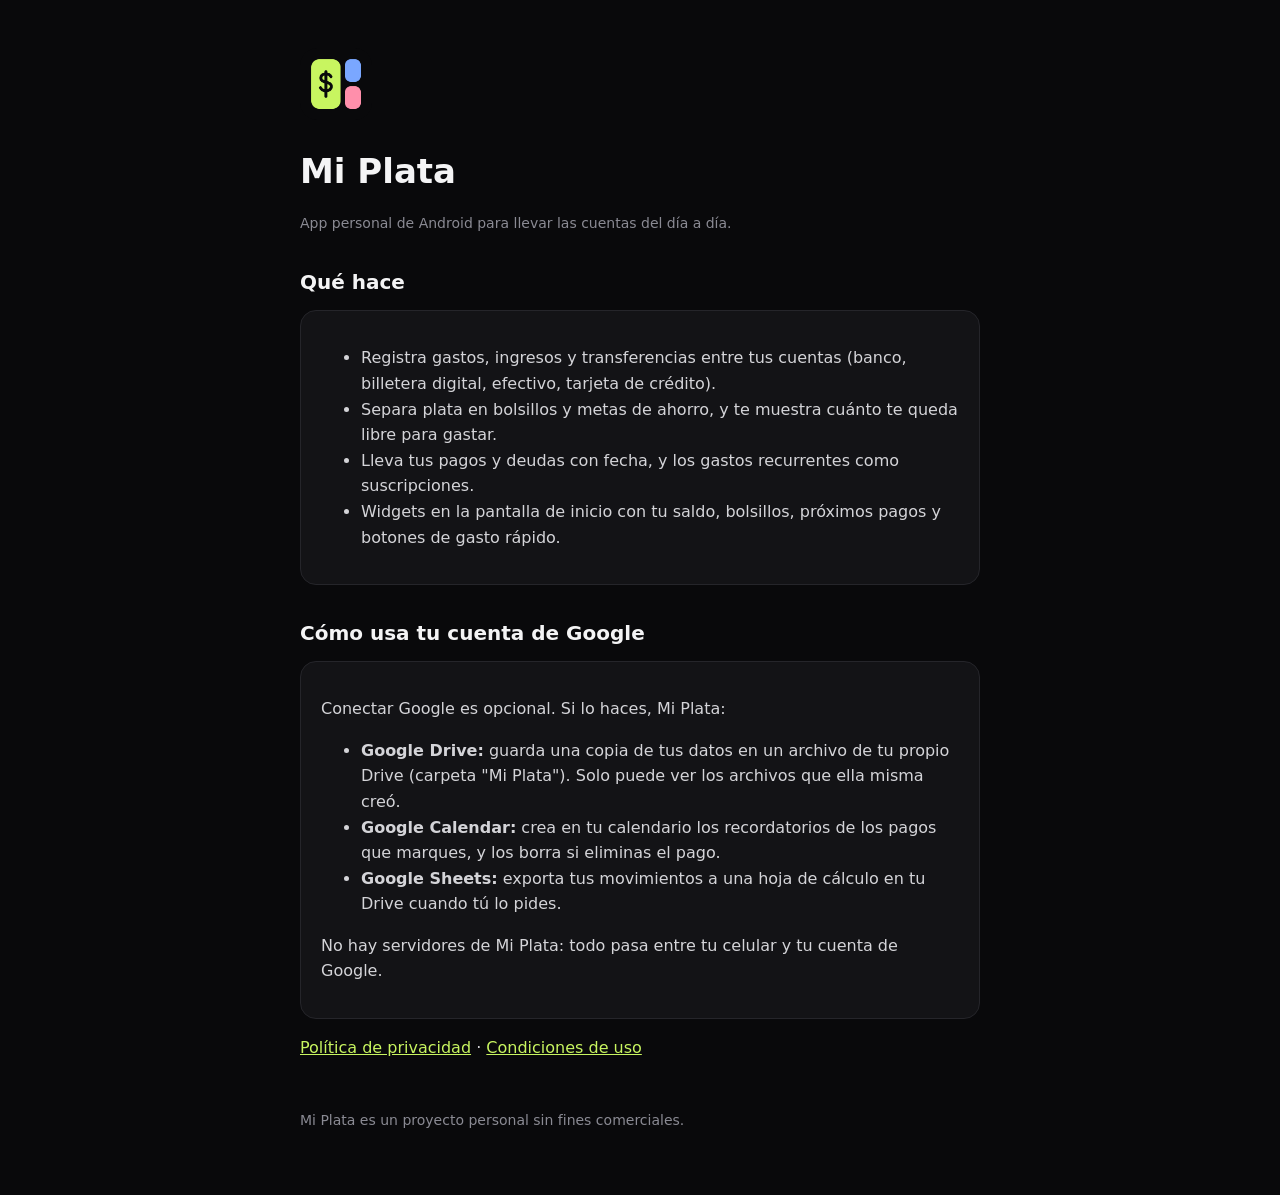
<file: index.html>
<!DOCTYPE html>
<html lang="es"><head><meta charset="utf-8"><meta name="viewport" content="width=device-width,initial-scale=1">
<title>Mi Plata · Finanzas personales</title><link rel="stylesheet" href="style.css"><link rel="icon" href="icon.png"></head>
<body><main>
<img class="logo" src="icon.png" alt="Logo de Mi Plata">
<h1>Mi Plata</h1>
<p class="mut">App personal de Android para llevar las cuentas del día a día.</p>

<h2>Qué hace</h2>
<div class="card"><ul>
<li>Registra gastos, ingresos y transferencias entre tus cuentas (banco, billetera digital, efectivo, tarjeta de crédito).</li>
<li>Separa plata en bolsillos y metas de ahorro, y te muestra cuánto te queda libre para gastar.</li>
<li>Lleva tus pagos y deudas con fecha, y los gastos recurrentes como suscripciones.</li>
<li>Widgets en la pantalla de inicio con tu saldo, bolsillos, próximos pagos y botones de gasto rápido.</li>
</ul></div>

<h2>Cómo usa tu cuenta de Google</h2>
<div class="card"><p>Conectar Google es opcional. Si lo haces, Mi Plata:</p><ul>
<li><b>Google Drive:</b> guarda una copia de tus datos en un archivo de tu propio Drive (carpeta "Mi Plata"). Solo puede ver los archivos que ella misma creó.</li>
<li><b>Google Calendar:</b> crea en tu calendario los recordatorios de los pagos que marques, y los borra si eliminas el pago.</li>
<li><b>Google Sheets:</b> exporta tus movimientos a una hoja de cálculo en tu Drive cuando tú lo pides.</li>
</ul><p>No hay servidores de Mi Plata: todo pasa entre tu celular y tu cuenta de Google.</p></div>

<p><a href="privacidad.html">Política de privacidad</a> · <a href="terminos.html">Condiciones de uso</a></p>
<footer>Mi Plata es un proyecto personal sin fines comerciales.</footer>
</main></body></html>
</file>
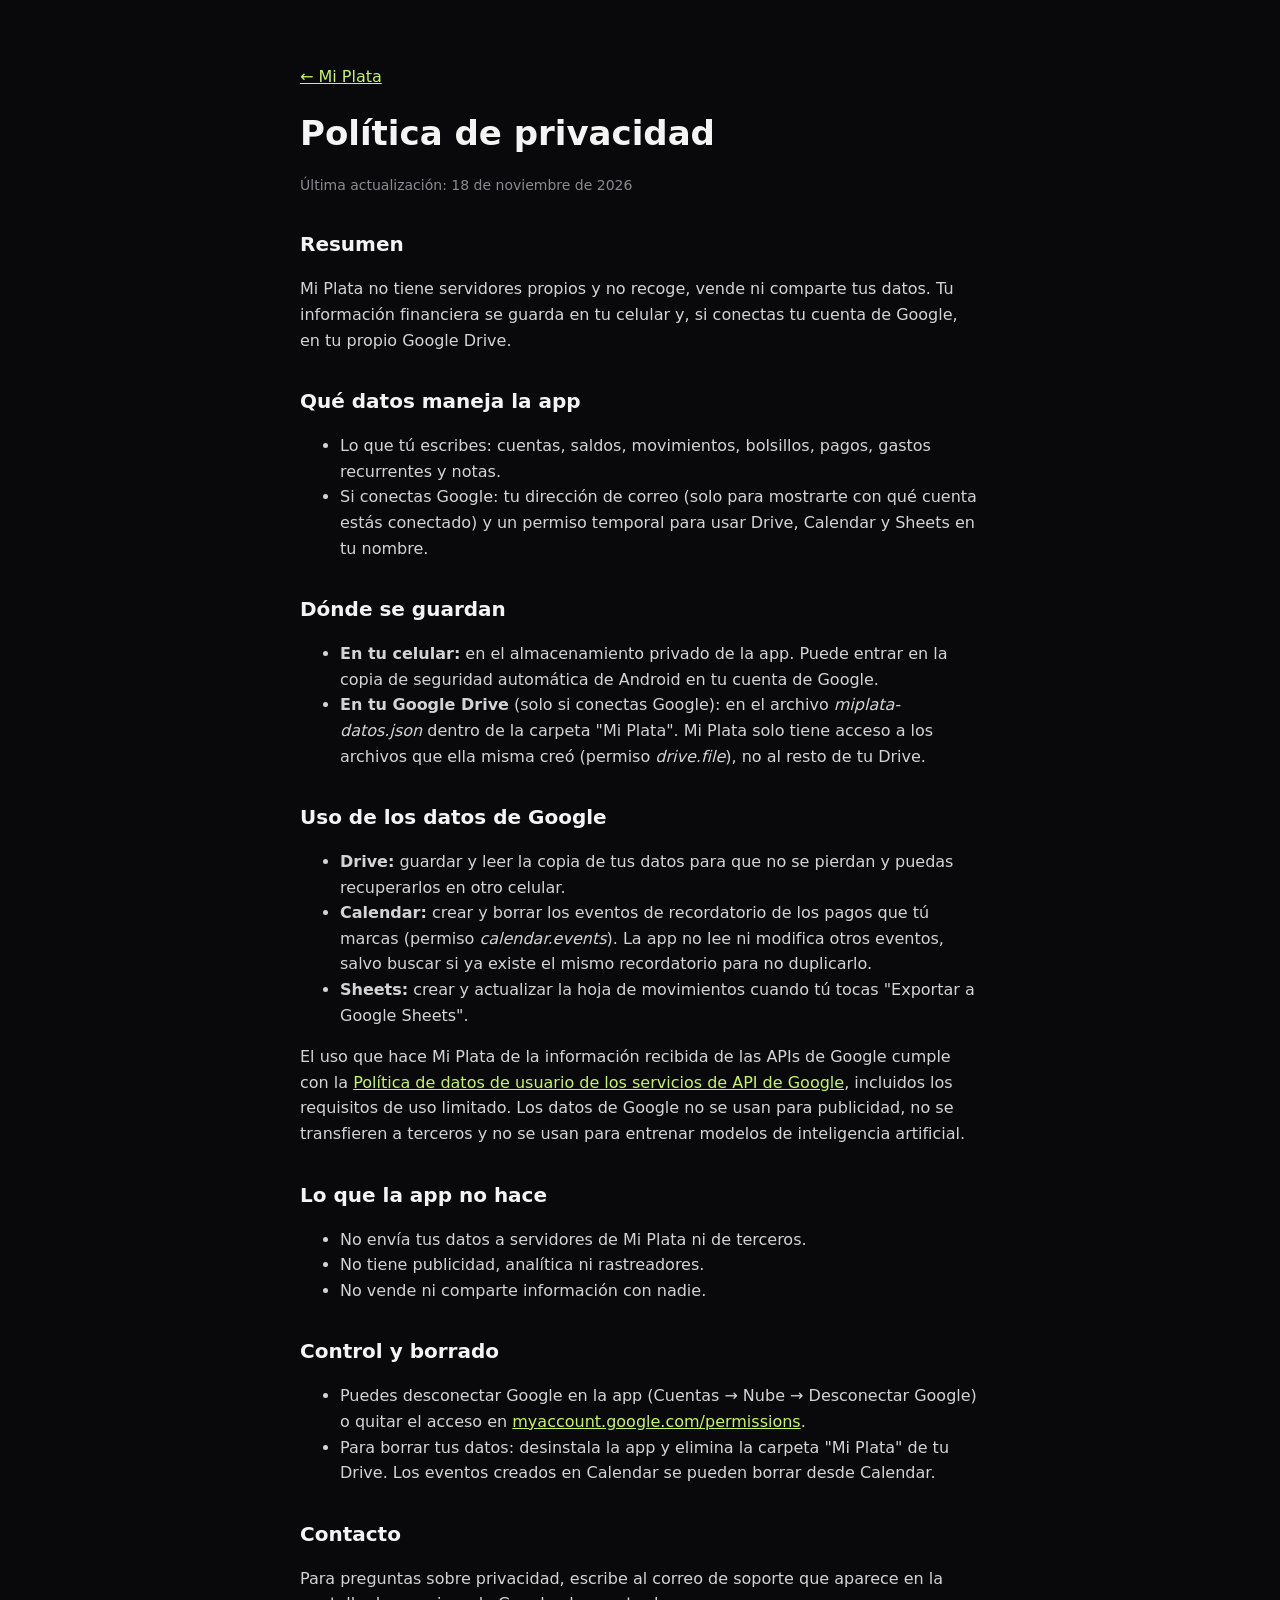
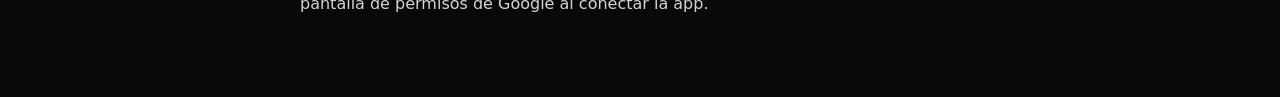
<file: privacidad.html>
<!DOCTYPE html>
<html lang="es"><head><meta charset="utf-8"><meta name="viewport" content="width=device-width,initial-scale=1">
<title>Política de privacidad · Mi Plata</title><link rel="stylesheet" href="style.css"><link rel="icon" href="icon.png"></head>
<body><main>
<p><a href="index.html">← Mi Plata</a></p>
<h1>Política de privacidad</h1>
<p class="mut">Última actualización: 18 de noviembre de 2026</p>

<h2>Resumen</h2>
<p>Mi Plata no tiene servidores propios y no recoge, vende ni comparte tus datos. Tu información financiera se guarda en tu celular y, si conectas tu cuenta de Google, en tu propio Google Drive.</p>

<h2>Qué datos maneja la app</h2>
<ul>
<li>Lo que tú escribes: cuentas, saldos, movimientos, bolsillos, pagos, gastos recurrentes y notas.</li>
<li>Si conectas Google: tu dirección de correo (solo para mostrarte con qué cuenta estás conectado) y un permiso temporal para usar Drive, Calendar y Sheets en tu nombre.</li>
</ul>

<h2>Dónde se guardan</h2>
<ul>
<li><b>En tu celular:</b> en el almacenamiento privado de la app. Puede entrar en la copia de seguridad automática de Android en tu cuenta de Google.</li>
<li><b>En tu Google Drive</b> (solo si conectas Google): en el archivo <i>miplata-datos.json</i> dentro de la carpeta "Mi Plata". Mi Plata solo tiene acceso a los archivos que ella misma creó (permiso <i>drive.file</i>), no al resto de tu Drive.</li>
</ul>

<h2>Uso de los datos de Google</h2>
<ul>
<li><b>Drive:</b> guardar y leer la copia de tus datos para que no se pierdan y puedas recuperarlos en otro celular.</li>
<li><b>Calendar:</b> crear y borrar los eventos de recordatorio de los pagos que tú marcas (permiso <i>calendar.events</i>). La app no lee ni modifica otros eventos, salvo buscar si ya existe el mismo recordatorio para no duplicarlo.</li>
<li><b>Sheets:</b> crear y actualizar la hoja de movimientos cuando tú tocas "Exportar a Google Sheets".</li>
</ul>
<p>El uso que hace Mi Plata de la información recibida de las APIs de Google cumple con la <a href="https://developers.google.com/terms/api-services-user-data-policy">Política de datos de usuario de los servicios de API de Google</a>, incluidos los requisitos de uso limitado. Los datos de Google no se usan para publicidad, no se transfieren a terceros y no se usan para entrenar modelos de inteligencia artificial.</p>

<h2>Lo que la app no hace</h2>
<ul>
<li>No envía tus datos a servidores de Mi Plata ni de terceros.</li>
<li>No tiene publicidad, analítica ni rastreadores.</li>
<li>No vende ni comparte información con nadie.</li>
</ul>

<h2>Control y borrado</h2>
<ul>
<li>Puedes desconectar Google en la app (Cuentas → Nube → Desconectar Google) o quitar el acceso en <a href="https://myaccount.google.com/permissions">myaccount.google.com/permissions</a>.</li>
<li>Para borrar tus datos: desinstala la app y elimina la carpeta "Mi Plata" de tu Drive. Los eventos creados en Calendar se pueden borrar desde Calendar.</li>
</ul>

<h2>Contacto</h2>
<p>Para preguntas sobre privacidad, escribe al correo de soporte que aparece en la pantalla de permisos de Google al conectar la app.</p>
</main></body></html>
</file>
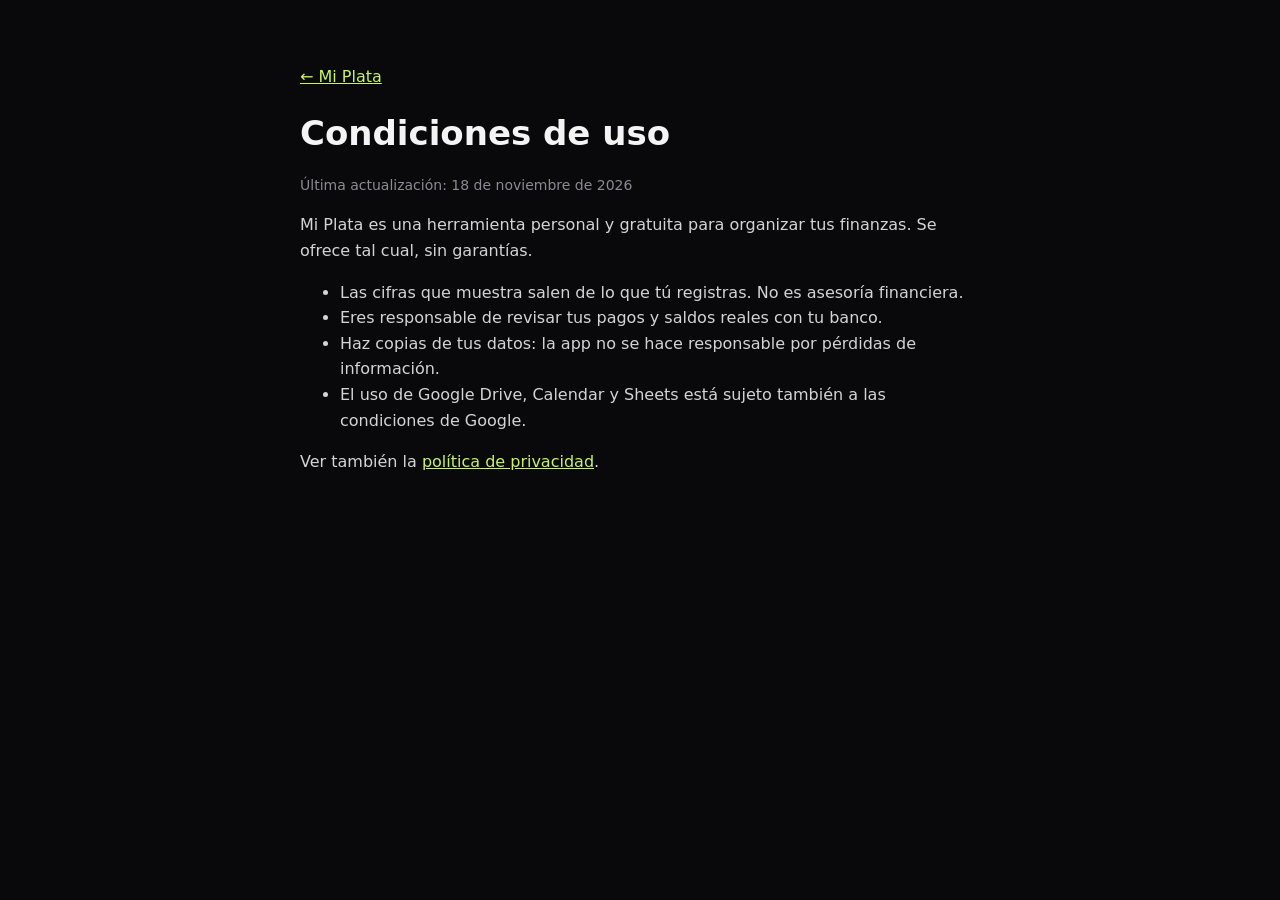
<file: terminos.html>
<!DOCTYPE html>
<html lang="es"><head><meta charset="utf-8"><meta name="viewport" content="width=device-width,initial-scale=1">
<title>Condiciones de uso · Mi Plata</title><link rel="stylesheet" href="style.css"><link rel="icon" href="icon.png"></head>
<body><main>
<p><a href="index.html">← Mi Plata</a></p>
<h1>Condiciones de uso</h1>
<p class="mut">Última actualización: 18 de noviembre de 2026</p>
<p>Mi Plata es una herramienta personal y gratuita para organizar tus finanzas. Se ofrece tal cual, sin garantías.</p>
<ul>
<li>Las cifras que muestra salen de lo que tú registras. No es asesoría financiera.</li>
<li>Eres responsable de revisar tus pagos y saldos reales con tu banco.</li>
<li>Haz copias de tus datos: la app no se hace responsable por pérdidas de información.</li>
<li>El uso de Google Drive, Calendar y Sheets está sujeto también a las condiciones de Google.</li>
</ul>
<p>Ver también la <a href="privacidad.html">política de privacidad</a>.</p>
</main></body></html>
</file>
<file: style.css>
:root{--bg:#09090b;--tile:#131316;--tx:#f4f4f5;--mut:#8a8a93;--acc:#c8f560}
*{box-sizing:border-box}body{margin:0;background:var(--bg);color:var(--tx);font:16px/1.6 system-ui,-apple-system,"Segoe UI",Roboto,sans-serif}
main{max-width:720px;margin:0 auto;padding:48px 20px 64px}
h1{font-size:34px;margin:16px 0 4px}h2{font-size:20px;margin:32px 0 8px}
p,li{color:#d4d4d8}a{color:var(--acc)}.mut{color:var(--mut);font-size:14px}
.card{background:var(--tile);border:1px solid #25252a;border-radius:16px;padding:18px 20px;margin:12px 0}
img.logo{width:72px;height:72px;border-radius:18px}
footer{margin-top:48px;color:var(--mut);font-size:14px}
</file>
